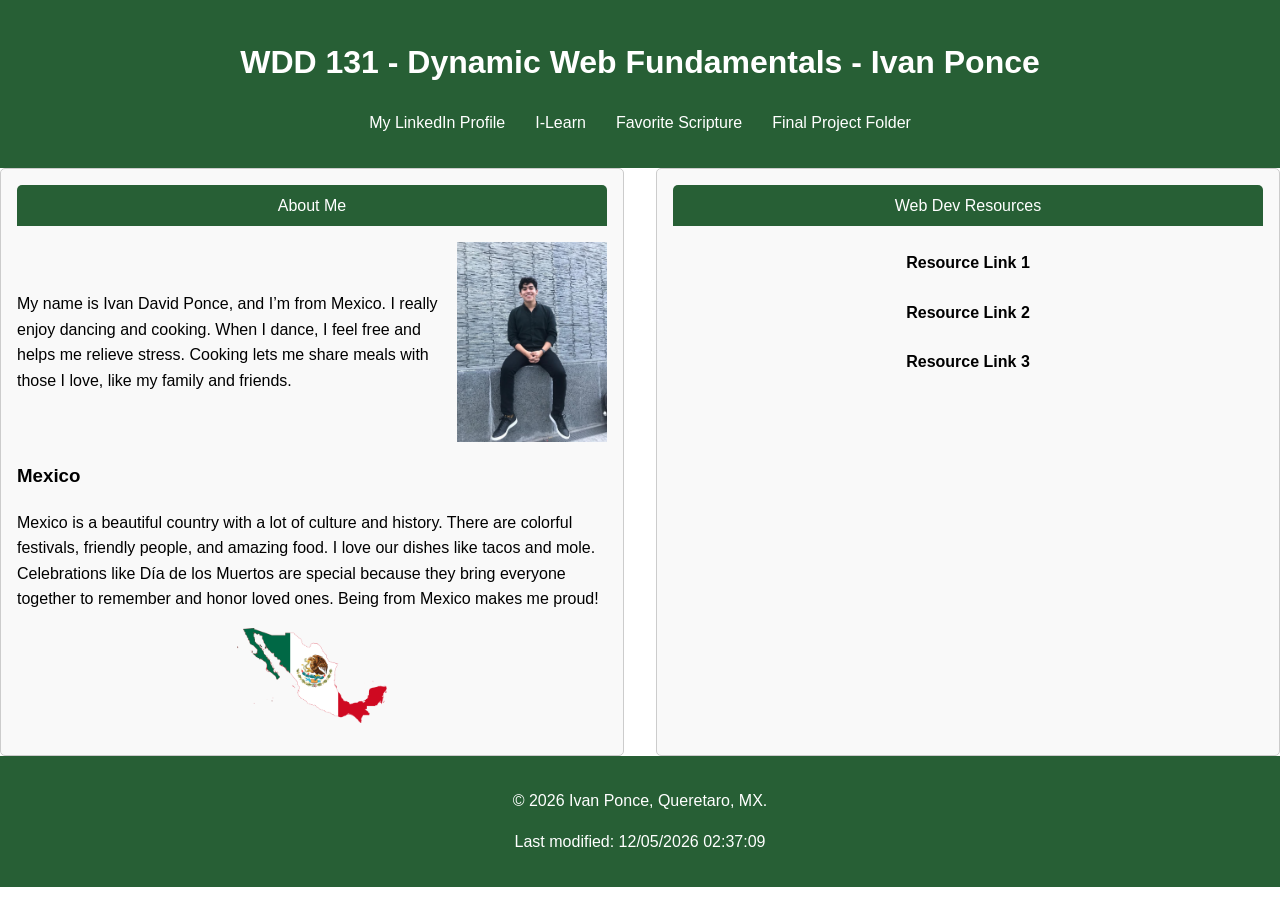
<file: Index.html>
<!DOCTYPE html>
<html lang="en">
<head>
    <meta charset="UTF-8">
    <meta name="viewport" content="width=device-width, initial-scale=1.0">
    <title>WDD 131 - Dynamic Web Fundamentals - Ivan Ponce</title>
    <meta name="description" content="WDD 131 - Dynamic Web Fundamentals, Ivan Ponce">
    <meta name="author" content="Ivan Ponce">
    <link rel="stylesheet" href="styles/base.css">
    <script src="scripts/getdates.js" defer></script>
</head>
<body>

<header>
    <h1>WDD 131 - Dynamic Web Fundamentals - Ivan Ponce</h1>
    <nav>
        <ul>
            <li><a href="https://www.linkedin.com/">My LinkedIn Profile</a></li>
            <li><a href="https://byui.instructure.com/">I-Learn</a></li>
            <li><a href="https://www.churchofjesuschrist.org/study/scriptures/bofm/alma/32?lang=spa&id=p21#p21">Favorite Scripture</a></li>
            <li><a href="#">Final Project Folder</a></li>
        </ul>
    </nav>
</header>

<main>
    <section class="card about-card">
        <div class="banner">About Me</div>
        <div class="about-container">
            <p>My name is Ivan David Ponce, and I’m from Mexico. I really enjoy dancing and cooking. When I dance, I feel free and helps me relieve stress. Cooking lets me share meals with those I love, like my family and friends.</p>
            <img src="images/Ivan.jpg" alt="Myself" class="about-image">
        </div>
        <h3>Mexico</h3> 
        <p>Mexico is a beautiful country with a lot of culture and history. There are colorful festivals, friendly people, and amazing food. I love our dishes like tacos and mole. Celebrations like Día de los Muertos are special because they bring everyone together to remember and honor loved ones. Being from Mexico makes me proud!</p>
        <img src="images/Mexico_Flag.png" alt="My Country" class="country-image">
    </section>

    <section class="card resources-card">
        <div class="banner">Web Dev Resources</div>
        <ul class="resources-list">
            <li><a href="#">Resource Link 1</a></li>
            <li><a href="#">Resource Link 2</a></li>
            <li><a href="#">Resource Link 3</a></li>
        </ul>
    </section>
</main>


<footer>
    <p>
        &copy; <span id="currentyear"></span> Ivan Ponce, Queretaro, MX.
    </p>
    <p id="lastModified"></p>
</footer>

<script>
    // Populate the current year
    document.getElementById("currentyear").textContent = new Date().getFullYear();

    // Populate the last modified date
    document.getElementById("lastModified").textContent = "Last modified: " + document.lastModified;
</script>

</body>
</html>
</file>
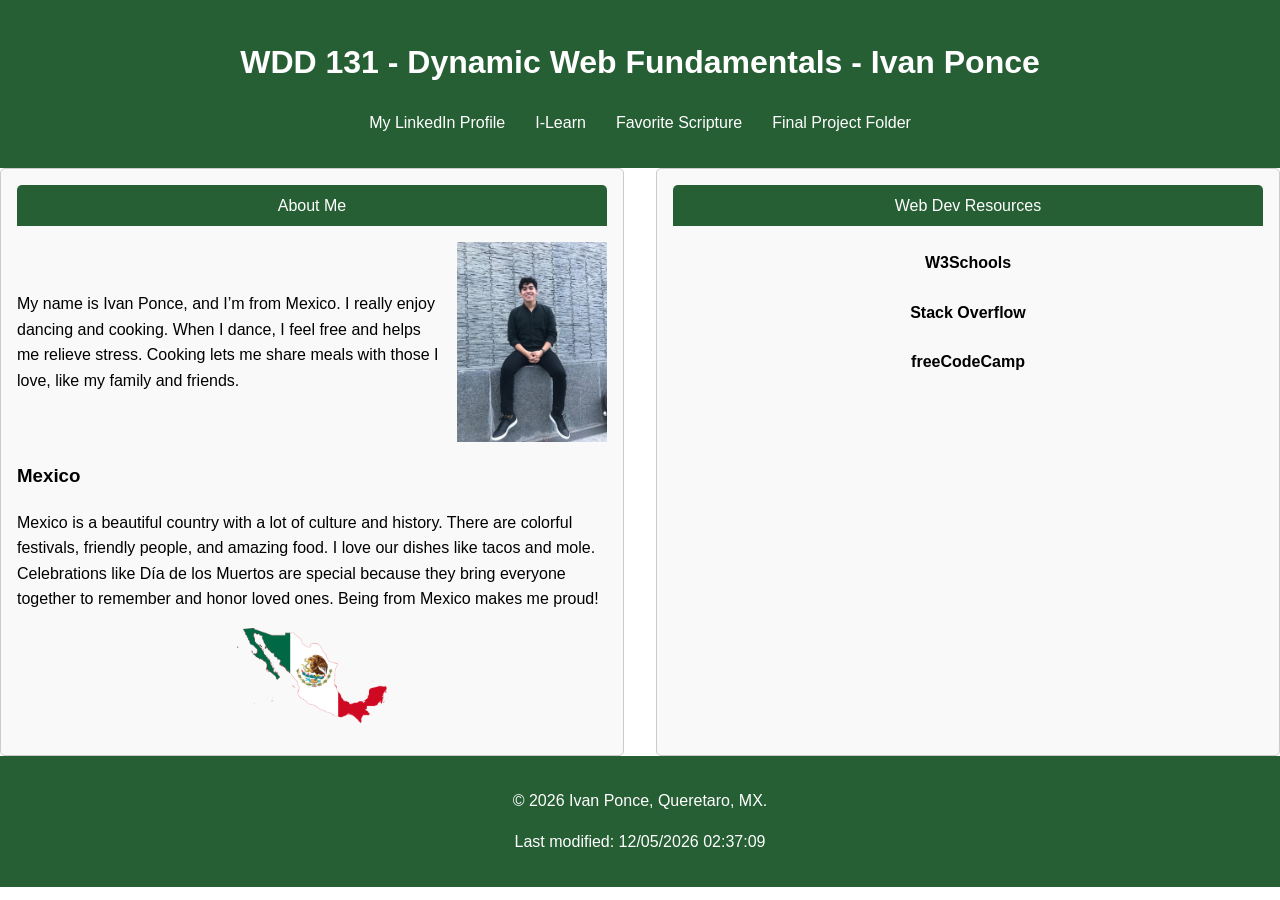
<file: index.html>
<!DOCTYPE html>
<html lang="en">
<head>
    <meta charset="UTF-8">
    <meta name="viewport" content="width=device-width, initial-scale=1.0">
    <title>WDD 131 - Dynamic Web Fundamentals - Ivan Ponce</title>
    <meta name="description" content="WDD 131 - Dynamic Web Fundamentals, Ivan Ponce">
    <meta name="author" content="Ivan Ponce">
    <link rel="stylesheet" href="styles/base.css">
    <script src="scripts/getdates.js" defer></script>
</head>
<body>

<header>
    <h1>WDD 131 - Dynamic Web Fundamentals - Ivan Ponce</h1>
    <nav>
        <ul>
            <li><a href="https://www.linkedin.com/">My LinkedIn Profile</a></li>
            <li><a href="https://byui.instructure.com/">I-Learn</a></li>
            <li><a href="https://www.churchofjesuschrist.org/study/scriptures/bofm/alma/32?lang=spa&id=p21#p21">Favorite Scripture</a></li>
            <li><a href="#">Final Project Folder</a></li>
        </ul>
    </nav>
</header>

<main>
    <section class="card about-card">
        <div class="banner">About Me</div>
        <div class="about-container">
            <p>My name is Ivan Ponce, and I’m from Mexico. I really enjoy dancing and cooking. When I dance, I feel free and helps me relieve stress. Cooking lets me share meals with those I love, like my family and friends.</p>
            <img src="images/Ivan.jpg" alt="Myself" class="about-image">
        </div>
        <h3>Mexico</h3> 
        <p>Mexico is a beautiful country with a lot of culture and history. There are colorful festivals, friendly people, and amazing food. I love our dishes like tacos and mole. Celebrations like Día de los Muertos are special because they bring everyone together to remember and honor loved ones. Being from Mexico makes me proud!</p>
        <img src="images/Mexico_Flag.png" alt="My Country" class="country-image">
    </section>

    <section class="card resources-card">
        <div class="banner">Web Dev Resources</div>
        <ul class="resources-list">
            <li><a href="https://www.w3schools.com/">W3Schools</a></li>
            <li><a href="https://stackoverflow.com/">Stack Overflow</a></li>
            <li><a href="https://www.freecodecamp.org/">freeCodeCamp</a></li>

        </ul>
    </section>
</main>


<footer>
    <p>
        &copy; <span id="currentyear"></span> Ivan Ponce, Queretaro, MX.
    </p>
    <p id="lastModified"></p>
</footer>

<script>
    
    document.getElementById("currentyear").textContent = new Date().getFullYear();

    
    document.getElementById("lastModified").textContent = "Last modified: " + document.lastModified;
</script>

</body>
</html>
</file>
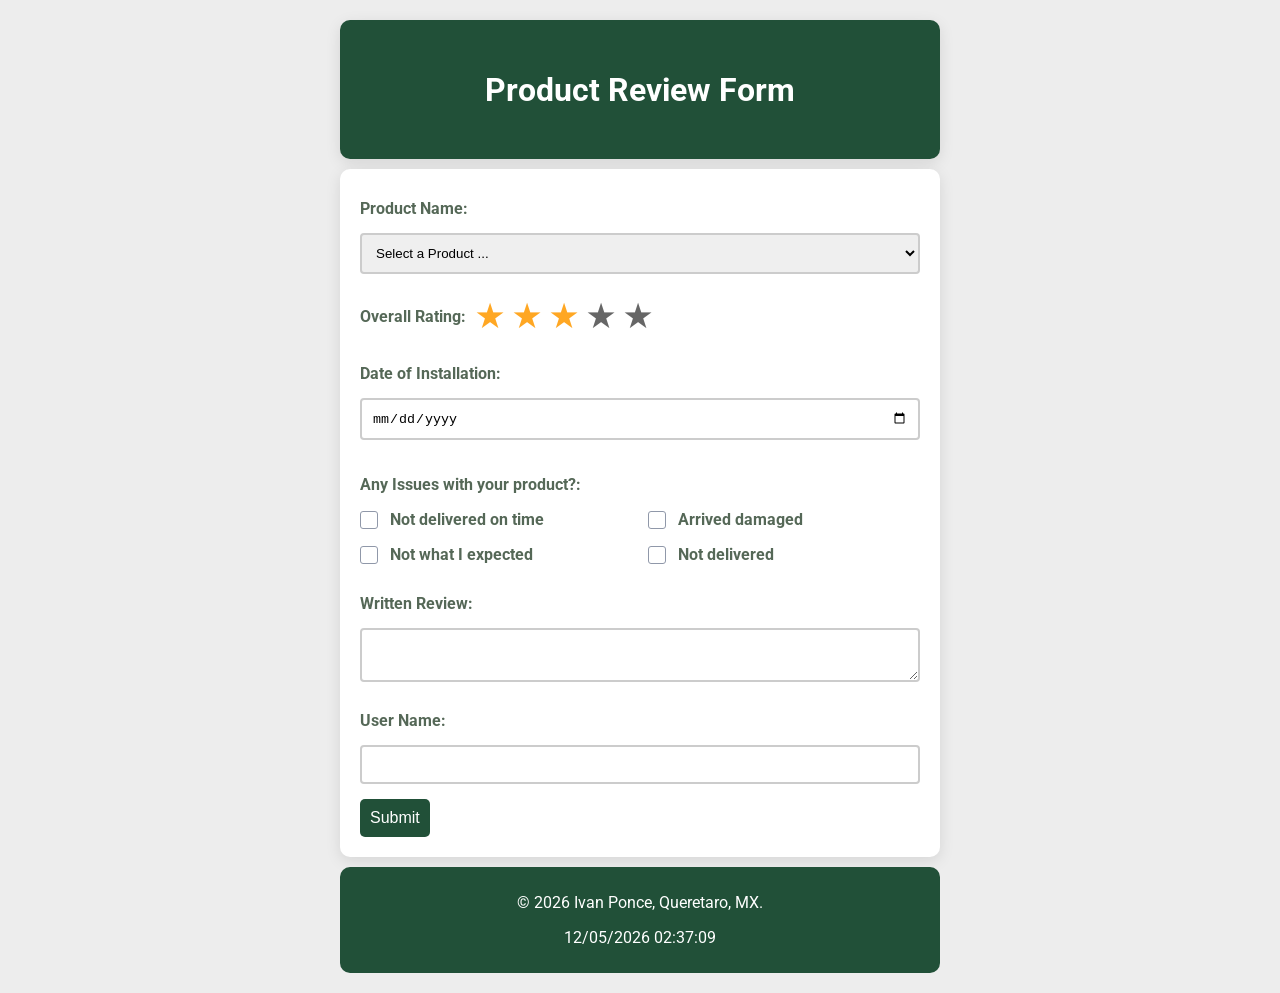
<file: form.html>
<!DOCTYPE html>
<html lang="en">
<head>
    <meta charset="UTF-8">
    <meta name="viewport" content="width=device-width, initial-scale=1.0">
    <meta name="description" content="WDD 131 - Dynamic Web Fundamentals, Product Form">
    <meta name="author" content="Ivan Ponce">
    <link rel="stylesheet" href="styles/form.css">
    <title>Product Review</title>
    <script src="scripts/form.js" defer></script> 
    <link rel="preconnect" href="https://fonts.gstatic.com" crossorigin>
    <link rel="preconnect" href="https://fonts.googleapis.com" crossorigin>
    <link href="https://fonts.googleapis.com/css2?family=Roboto:wght@400;700&display=swap" rel="stylesheet">

</head>
<body>
    <header>
    <h1>Product Review Form</h1>
    </header>
    <form action="review.html" method="get" id="reviewForm">
        <label for="productName">Product Name:</label>
        <select id="productName" name="productName" required>
            <option value="" disabled selected>Select a Product ...</option>
        </select>

        <div class="overall-rating">
        <label>Overall Rating:</label>
        <div class="rating">
            <input value="5" name="rate" id="star5" type="radio">
            <label title="text" for="star5"></label>
            <input value="4" name="rate" id="star4" type="radio">
            <label title="text" for="star4"></label>
            <input value="3" name="rate" id="star3" type="radio" checked="">
            <label title="text" for="star3"></label>
            <input value="2" name="rate" id="star2" type="radio">
            <label title="text" for="star2"></label>
            <input value="1" name="rate" id="star1" type="radio">
            <label title="text" for="star1"></label>
          </div>
        </div>

        <label for="installationDate">Date of Installation:</label>
        <input type="date" id="installationDate" name="installationDate" required>

        <fieldset>
            <label>Any Issues with your product?:</label>
            <div class="checkbox-container">
                <div class="checkbox-wrapper-46">
                    <input type="checkbox" id="cbx-1" class="inp-cbx" />
                    <label for="cbx-1" class="cbx">
                        <span>
                            <svg viewBox="0 0 12 10" height="10px" width="12px">
                                <polyline points="1.5 6 4.5 9 10.5 1"></polyline>
                            </svg>
                        </span>
                        <span>Not delivered on time</span>
                    </label>
                </div>
            
                <div class="checkbox-wrapper-46">
                    <input type="checkbox" id="cbx-2" class="inp-cbx" />
                    <label for="cbx-2" class="cbx">
                        <span>
                            <svg viewBox="0 0 12 10" height="10px" width="12px">
                                <polyline points="1.5 6 4.5 9 10.5 1"></polyline>
                            </svg>
                        </span>
                        <span>Arrived damaged</span>
                    </label>
                </div>
            
                <div class="checkbox-wrapper-46">
                    <input type="checkbox" id="cbx-3" class="inp-cbx" />
                    <label for="cbx-3" class="cbx">
                        <span>
                            <svg viewBox="0 0 12 10" height="10px" width="12px">
                                <polyline points="1.5 6 4.5 9 10.5 1"></polyline>
                            </svg>
                        </span>
                        <span>Not what I expected</span>
                    </label>
                </div>
            
                <div class="checkbox-wrapper-46">
                    <input type="checkbox" id="cbx-4" class="inp-cbx" />
                    <label for="cbx-4" class="cbx">
                        <span>
                            <svg viewBox="0 0 12 10" height="10px" width="12px">
                                <polyline points="1.5 6 4.5 9 10.5 1"></polyline>
                            </svg>
                        </span>
                        <span>Not delivered</span>
                    </label>
                </div>
            </div>
            
        </fieldset>

        <label for="review">Written Review:</label>
        <textarea id="review" name="review"></textarea>

        <label for="userName">User Name:</label>
        <input type="text" id="userName" name="userName">

        <input type="submit" value="Submit">
    </form>

    <footer>
        <p>&copy; <span id="currentyear"></span> Ivan Ponce, Queretaro, MX.</p>
        <p id="lastModified"></p>
    </footer>
    
</body>
</html>
</file>
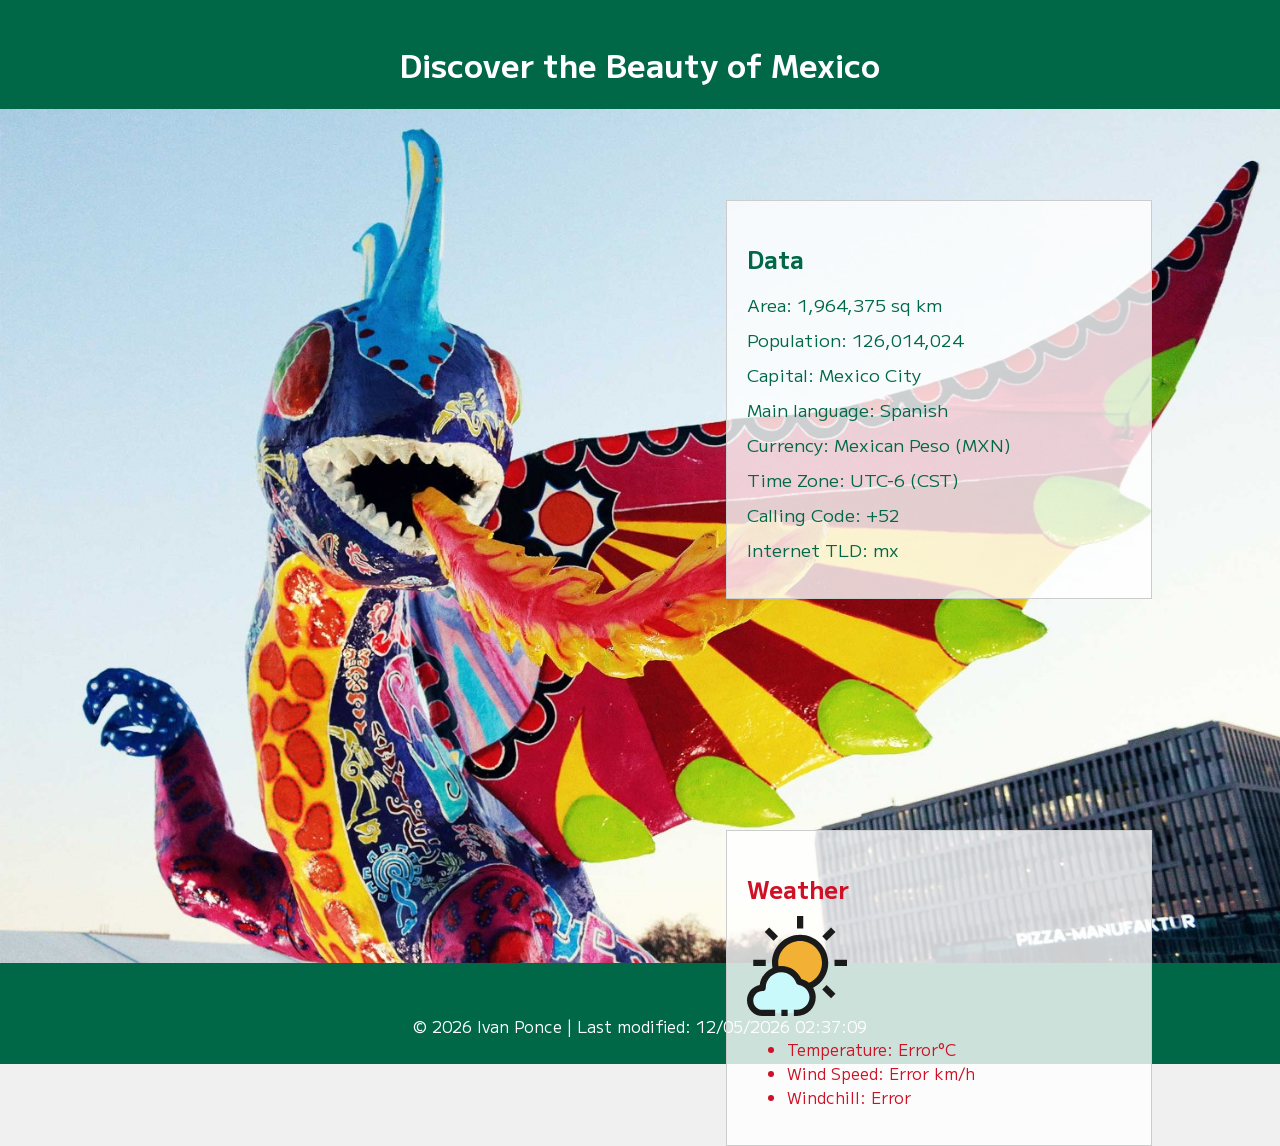
<file: place.html>
<!DOCTYPE html>
<html lang="en">
<head>
    <meta charset="UTF-8">
    <meta name="viewport" content="width=device-width, initial-scale=1.0">
    <title>Discover Mexico</title>
    <meta name="description" content="WDD 131 - Dynamic Web Fundamentals, W3 Activity">
    <meta name="author" content="Ivan Ponce">
    <link rel="stylesheet" href="styles/place.css">
    <script src="scripts/place.js" defer></script>
    <style>
        @import url('https://fonts.googleapis.com/css2?family=M+PLUS+2:wght@100..900&display=swap');
    </style>        
</head>
<body>

    <header>
        <h1>Discover the Beauty of Mexico</h1>
        <picture>
            <source media="(min-width: 768px)" srcset="images/pin-travel-mexico-riviera-maya-cabalgata-large.WebP">
            <source media="(max-width: 767px)" srcset="images/pin-travel-mexico-riviera-maya-cabalgata-medium.WebP">
            <img src="images/pin-travel-mexico-riviera-maya-cabalgata-small.WebP" alt="Alebrije, traditional mexican folklore creature" class="hero">
        </picture>
    </header>

    <main>
    <section class="data">
        <h2>Data</h2>
        <ul>
            <li>Area: <span>1,964,375 sq km</span></li>
            <li>Population: <span>126,014,024</span></li>
            <li>Capital: <span>Mexico City</span></li>
            <li>Main language: <span>Spanish</span></li>
            <li>Currency: <span>Mexican Peso (MXN)</span></li>
            <li>Time Zone: <span>UTC-6 (CST)</span></li>
            <li>Calling Code: <span>+52</span></li>
            <li>Internet TLD: <span>mx</span></li>
        </ul>
    </section>


    <section class="weather">
        <h2>Weather</h2>
        <img src="images/7795628_weather_day_cloud_cloudy_sky_icon.svg" width="100" height="100" alt="Weather Icon" class="weather-icon"> 
        <ul>
            <li>Temperature: <span id="temp">Loading...</span>°C</li>
            <li>Wind Speed: <span id="windSpeed">Loading...</span> km/h</li>
            <li>Windchill: <span id="windChill">Loading...</span></li>
        </ul>
    </section>
    
    </main>
    <footer>
        <p>&copy; <span id="currentYear"></span> Ivan Ponce | Last modified: <span id="lastModified"></span></p>
    </footer>

</body>
</html>
</file>
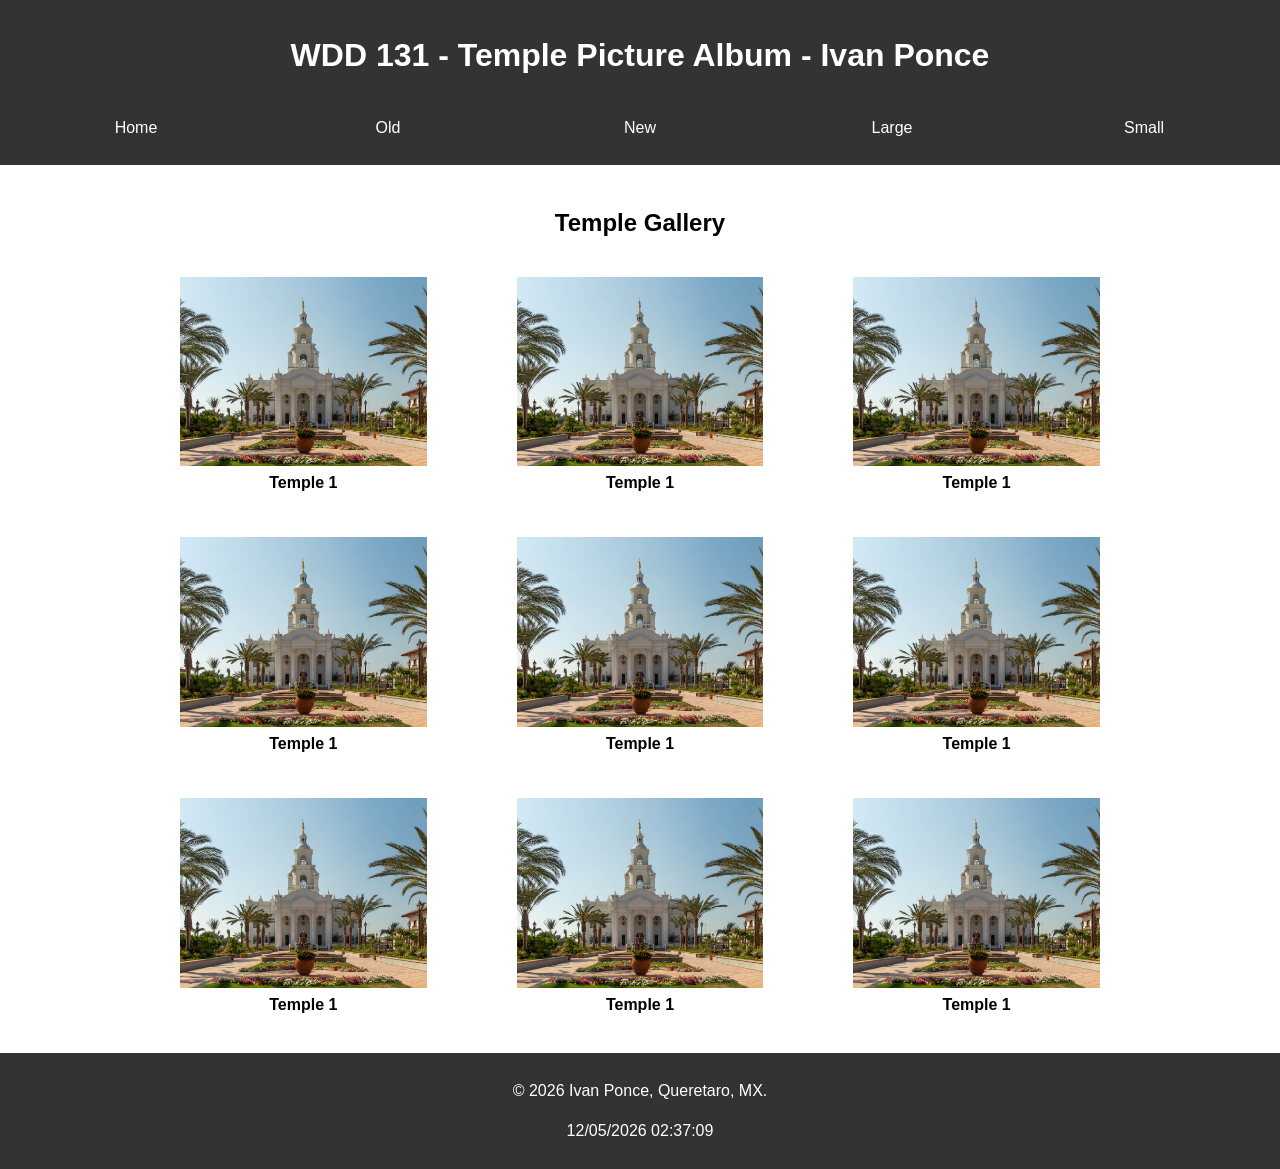
<file: temples.html>
<!DOCTYPE html>
<html lang="en">
<head>
    <meta charset="UTF-8">
    <meta name="viewport" content="width=device-width, initial-scale=1.0">
    <title>WDD 131 - Temple Picture Album - Ivan Ponce</title>
    <meta name="description" content="WDD 131 - W02 Assignment: Picture Album, Ivan Ponce">
    <meta name="author" content="Ivan Ponce">
    <link rel="stylesheet" href="styles/temples.css">
    <link rel="stylesheet" href="styles/temples-large.css" media="(min-width: 768px)">
    <script src="scripts/temples.js" defer></script>

    <link href="https://fonts.googleapis.com/css2?family=Montserrat:ital,wght@0,100..900;1,100..900&display=swap" rel="stylesheet">
</head>
<body>
    <header>
        <h1>WDD 131 - Temple Picture Album - Ivan Ponce</h1>
        <nav>
            <ul>
                <li><a href="#">Home</a></li>
                <li><a href="#">Old</a></li>
                <li><a href="#">New</a></li>
                <li><a href="#">Large</a></li>
                <li><a href="#">Small</a></li>
            </ul>
        </nav>
    </header>

    <main>
        <h2>Temple Gallery</h2>
        <section class="temple-gallery">
            <figure>
                <img src="images/tijuana_temple.jpg" alt="Temple 1">
                <figcaption>Temple 1</figcaption>
            </figure>
            <figure>
                <img src="images/tijuana_temple.jpg" alt="Temple 1">
                <figcaption>Temple 1</figcaption>
            </figure>
            <figure>
                <img src="images/tijuana_temple.jpg" alt="Temple 1">
                <figcaption>Temple 1</figcaption>
            </figure>
            <figure>
                <img src="images/tijuana_temple.jpg" alt="Temple 1">
                <figcaption>Temple 1</figcaption>
            </figure>
            <figure>
                <img src="images/tijuana_temple.jpg" alt="Temple 1">
                <figcaption>Temple 1</figcaption>
            </figure>
            <figure>
                <img src="images/tijuana_temple.jpg" alt="Temple 1">
                <figcaption>Temple 1</figcaption>
            </figure>
            <figure>
                <img src="images/tijuana_temple.jpg" alt="Temple 1">
                <figcaption>Temple 1</figcaption>
            </figure>
            <figure>
                <img src="images/tijuana_temple.jpg" alt="Temple 1">
                <figcaption>Temple 1</figcaption>
            </figure>
            <figure>
                <img src="images/tijuana_temple.jpg" alt="Temple 1">
                <figcaption>Temple 1</figcaption>
            </figure>
        </section>
    </main>

    <footer>
        <p>&copy; <span id="currentyear"></span> Ivan Ponce, Queretaro, MX.</p>
        <p id="lastModified"></p>
    </footer>
</body>
</html>
</file>
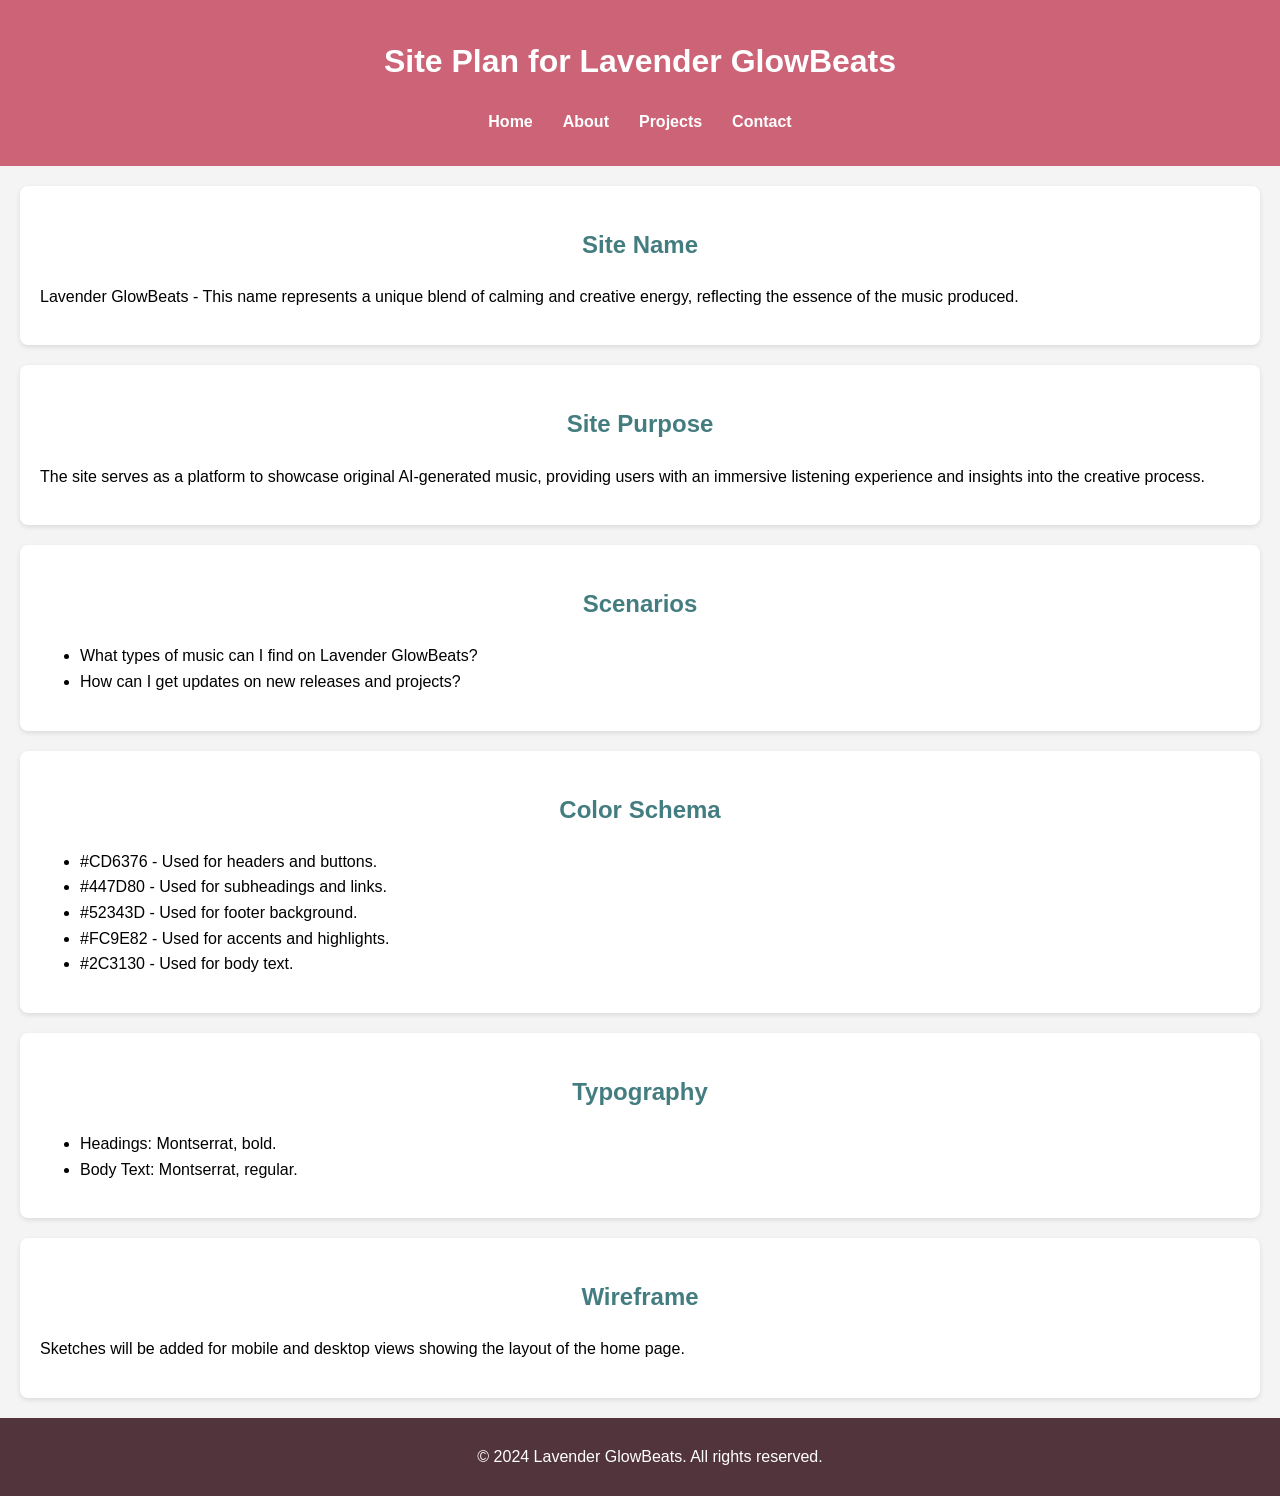
<file: project/siteplan.html>
<!DOCTYPE html>
<html lang="en">
<head>
    <meta charset="UTF-8">
    <meta name="viewport" content="width=device-width, initial-scale=1.0">
    <title>Site Plan</title>
    <link rel="stylesheet" href="siteplan.css"> 
</head>
<body>

<header>
    <h1>Site Plan for Lavender GlowBeats</h1>
    <nav>
        <ul>
            <li><a href="#">Home</a></li>
            <li><a href="#">About</a></li>
            <li><a href="#">Projects</a></li>
            <li><a href="#">Contact</a></li>
        </ul>
    </nav>
</header>

<main>
    <section>
        <h2>Site Name</h2>
        <p>Lavender GlowBeats - This name represents a unique blend of calming and creative energy, reflecting the essence of the music produced.</p>
    </section>
    
    <section>
        <h2>Site Purpose</h2>
        <p>The site serves as a platform to showcase original AI-generated music, providing users with an immersive listening experience and insights into the creative process.</p>
    </section>
    
    <section>
        <h2>Scenarios</h2>
        <ul>
            <li>What types of music can I find on Lavender GlowBeats?</li>
            <li>How can I get updates on new releases and projects?</li>
        </ul>
    </section>
    
    <section>
        <h2>Color Schema</h2>
        <ul>
            <li>#CD6376 - Used for headers and buttons.</li>
            <li>#447D80 - Used for subheadings and links.</li>
            <li>#52343D - Used for footer background.</li>
            <li>#FC9E82 - Used for accents and highlights.</li>
            <li>#2C3130 - Used for body text.</li>
        </ul>
    </section>
    
    <section>
        <h2>Typography</h2>
        <ul>
            <li>Headings: Montserrat, bold.</li>
            <li>Body Text: Montserrat, regular.</li>
        </ul>
    </section>
    
    <section>
        <h2>Wireframe</h2>
        <p>Sketches will be added for mobile and desktop views showing the layout of the home page.</p>
    </section>
</main>

<footer>
    <p>&copy; 2024 Lavender GlowBeats. All rights reserved.</p>
</footer>

</body>
</html>
</file>
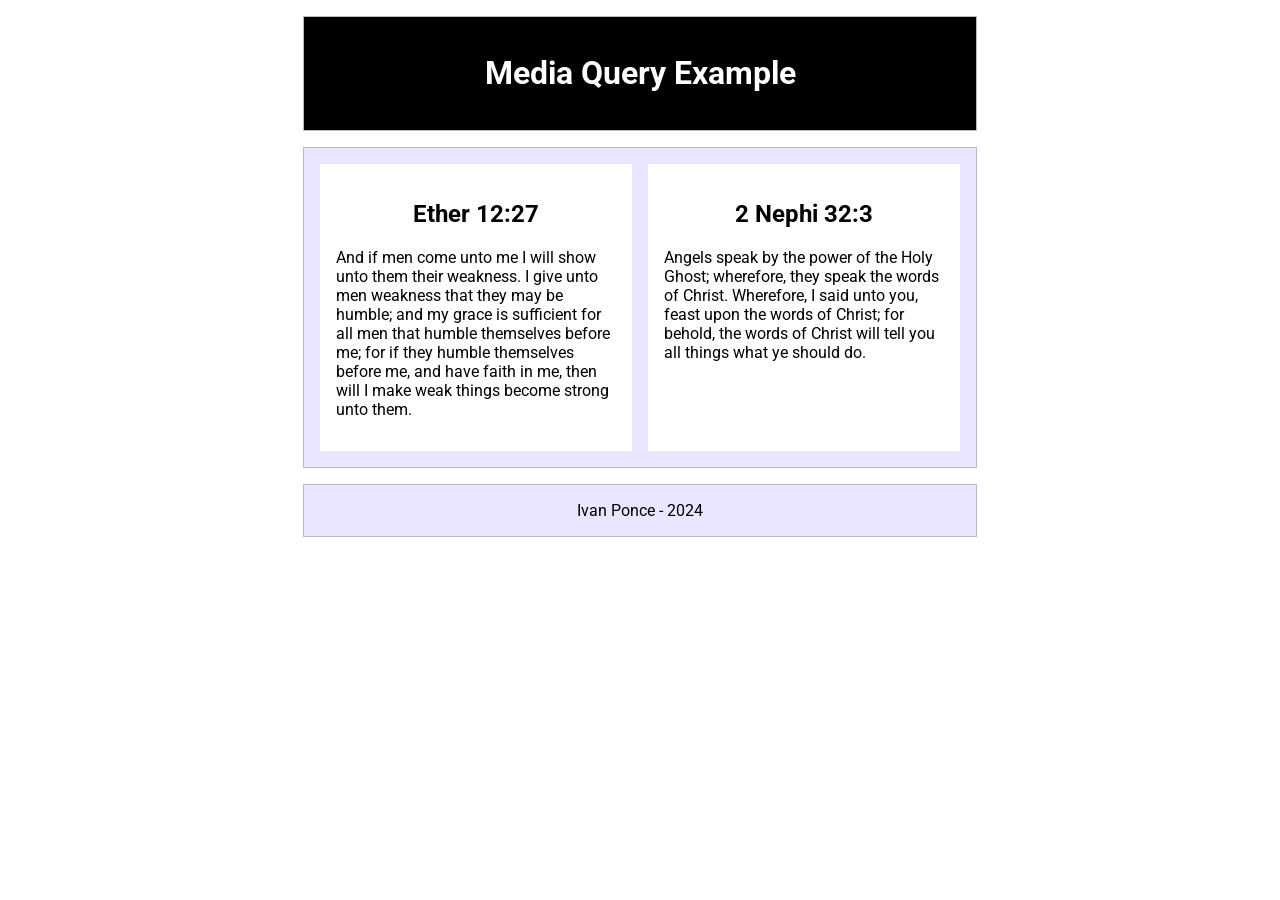
<file: week02/media-query.html>
<!DOCTYPE html>
<html lang="en">
<head>
  <meta charset="utf-8">
  <meta name="viewport" content="width=device-width, initial-scale=1.0">
  <title>WDD 131 - CSS Media Queries - Ivan Ponce</title>
  <meta name="description" content="W2 Assigment - Responsive websites using CSS Media Queries ">
  <meta name="author" content="Ivan Ponce">
  <link rel="preconnect" href="https://fonts.googleapis.com">
  <link rel="preconnect" href="https://fonts.gstatic.com" crossorigin>
  <link href="https://fonts.googleapis.com/css2?family=Roboto&display=swap" rel="stylesheet">
  <link rel="stylesheet" href="styles/media-query.css">
  <link rel="stylesheet" href="styles/media-query-large.css">
</head>
<body>
  <header>
    <h1>Media Query Example</h1>
  </header>

  <main>
    <section>
      <h2>Ether 12:27</h2>
      <p>And if men come unto me I will show unto them their weakness. I give unto men weakness that they may be humble; and my grace is sufficient for all men that humble themselves before me; for if they humble themselves before me, and have faith in me, then will I make weak things become strong unto them.</p>
    </section>
    <section>
      <h2>2 Nephi 32:3</h2>
      <p>Angels speak by the power of the Holy Ghost; wherefore, they speak the words of Christ. Wherefore, I said unto you, feast upon the words of Christ; for behold, the words of Christ will tell you all things what ye should do.</p>
    </section>
  </main>

  <footer>
    Ivan Ponce - 2024
  </footer>
</body>
</html>
</file>
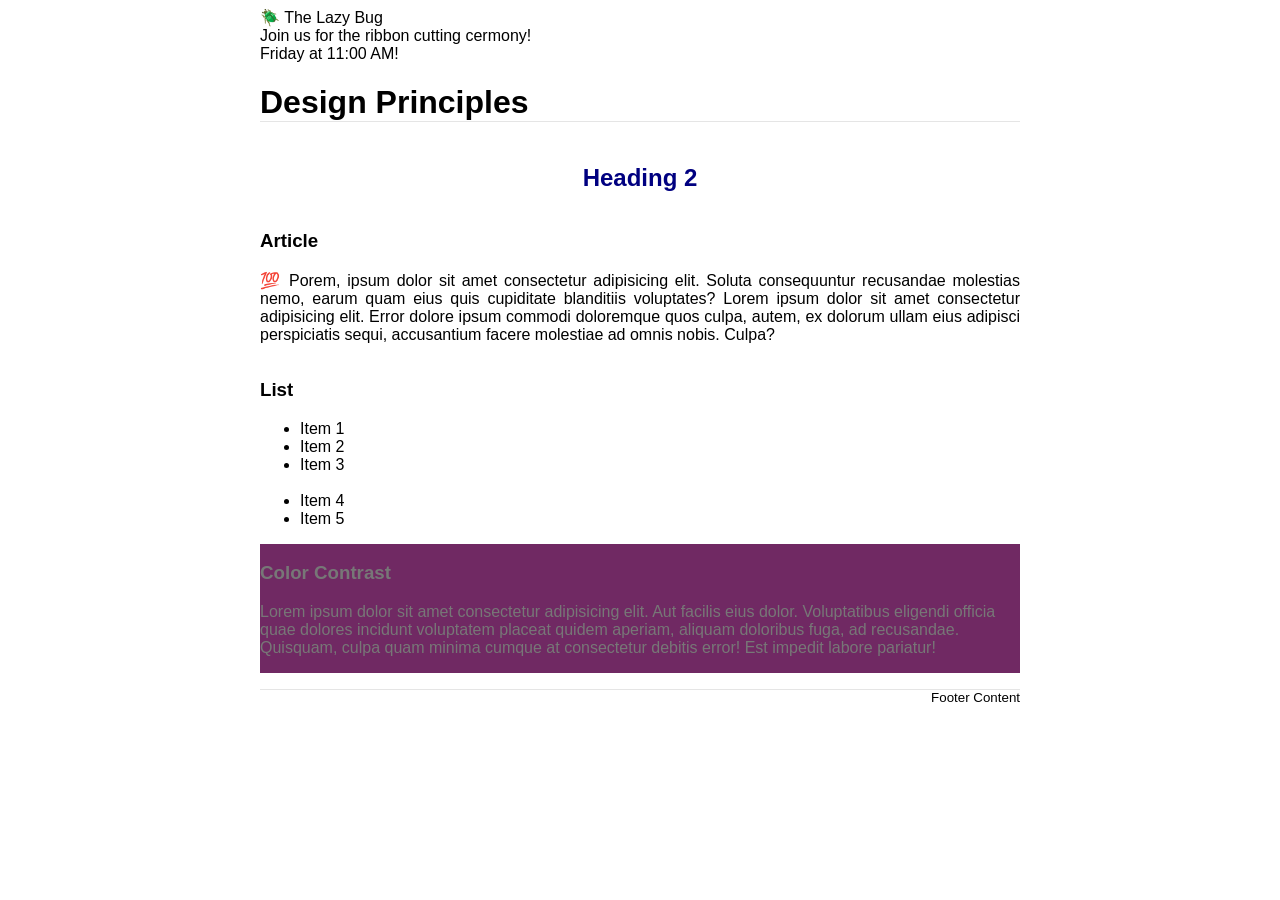
<file: week03/design.html>
<!DOCTYPE html>
<html lang="en">
<head>
    <meta charset="UTF-8">
    <meta name="viewport" content="width=device-width, initial-scale=1.0">
    <title>Design Principles</title>
    <link rel="stylesheet" href="design.css">
</head>
<body>
<header>
	<div class="banner">🪲 The Lazy Bug<br>Join us for the ribbon cutting cermony!<br>Friday at 11:00 AM!
	</div>
    <h1>Design Principles</h1>
</header>
<main>
	<h2>Heading 2</h2>
	<section>
		<h3>Article</h3>
		<article>
			<p>💯 Porem, ipsum dolor sit amet consectetur adipisicing elit. Soluta consequuntur recusandae molestias nemo, earum quam eius quis cupiditate blanditiis voluptates? Lorem ipsum dolor sit amet consectetur adipisicing elit. Error dolore ipsum commodi doloremque quos culpa, autem, ex dolorum ullam eius adipisci perspiciatis sequi, accusantium facere molestiae ad omnis nobis. Culpa?</p>
		</article>
	</section>
	<section>
		<h3>List</h3>
		<ul>
			<li>Item 1</li>
			<li>Item 2</li>
			<li>Item 3<br><br></li>
			<li>Item 4</li>
			<li>Item 5</li>
		</ul>
	</section>
	<div class="callout">
		<h3>Color Contrast</h3>
		<p>Lorem ipsum dolor sit amet consectetur adipisicing elit. Aut facilis eius dolor. Voluptatibus eligendi officia quae dolores incidunt voluptatem placeat quidem aperiam, aliquam doloribus fuga, ad recusandae. Quisquam, culpa quam minima cumque at consectetur debitis error! Est impedit labore pariatur!</p>
	</div>
</main>
<footer>
	Footer Content
</footer>
</body>
</html>
</file>
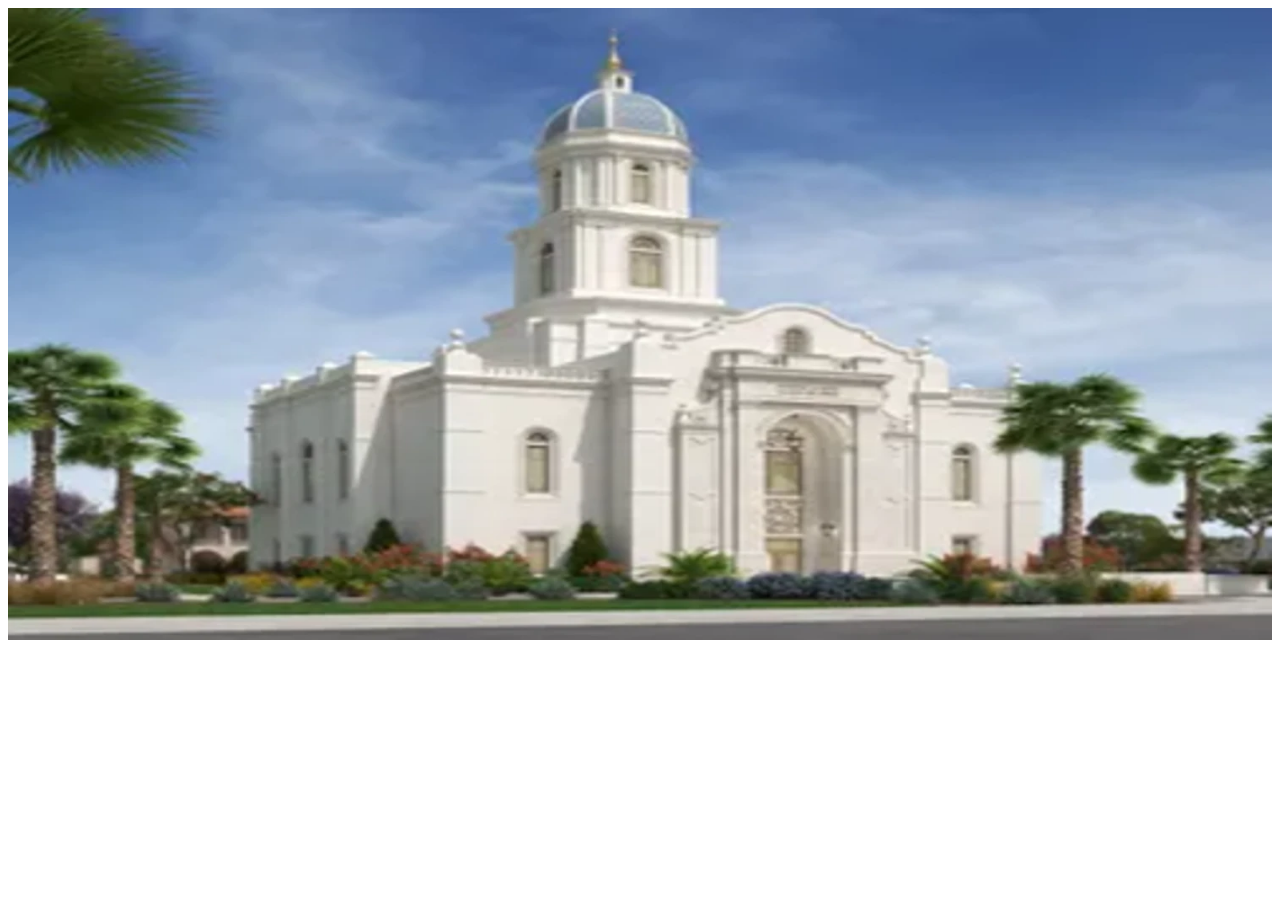
<file: week03/responsive-images.html>
<!DOCTYPE html>
<html lang="en">
<head>
    <meta charset="UTF-8">
    <meta name="viewport" content="width=device-width, initial-scale=1.0">
    <title>Responsive Images</title>
    <link rel="stylesheet" href="responsive-images.css">
</head>
<body>
    <main>
        <div class="hero">
            <picture>
              <source srcset="hero-large.webp" media="(min-width: 1000px)">
              <source srcset="hero-medium.webp" media="(min-width: 500px)">
              <img src="hero-small.webp" alt="Mexico Queretaro temple" width="500" height="250">
            </picture>
          </div>
    </main>
</body>
</html>
</file>
<file: styles/base.css>
body {
    font-family: 'Arial', sans-serif;
    margin: 0;
    padding: 0;
    line-height: 1.6;
}

header {
    background: #275f35;
    color: #fff;
    padding: 1rem 0;
    text-align: center;
}

nav ul {
    display: flex;
    justify-content: center;
    list-style: none;
    padding: 0;
}

nav ul li {
    margin: 0 15px;
}

nav ul li a {
    color: white;
    text-decoration: none;
}

nav ul li a:hover {
    text-decoration: none; 
    color: #000000; 
    font-weight: bold; 
    padding: 0.5rem 1rem; 
    border-radius: 5px; 
    background-color: transparent; 
    display: inline-block; 
    color: white; 
    background-color: #a9d6b4; 
    transform: scale(1.1); 
}

main {
    display: flex; 
    justify-content: space-between; 
    flex-wrap: wrap; 
    gap: 1rem; 
}

.card {
    background-color: #f9f9f9; 
    border: 1px solid #ccc; 
    border-radius: 5px; 
    padding: 1rem; 
    width: calc(50% - 1rem); 
    box-sizing: border-box; 
}

.banner {
    background-color: #275f35; 
    color: white; 
    padding: 0.5rem; 
    text-align: center; 
    border-radius: 5px 5px 0 0; 
    margin-bottom: 1rem; 
}

.about-container {
    display: flex; 
    align-items: center; 
}

.about-image {
    width: 150px; 
    height: auto; 
    margin-left: 1rem; 
}

.country-image {
    width: 150px; 
    height: auto;
    display: block; 
    margin: 1rem auto; 
}

.resources-list {
    list-style-type: none; 
    padding: 0; 
    display: flex; 
    flex-direction: column; 
    gap: 0.5rem; 
    align-items: center; 
}

.resources-list li {
    transition: transform 0.3s, color 0.3s; 
}

.resources-list a {
    text-decoration: none; 
    color: #000000; 
    font-weight: bold; 
    padding: 0.5rem 1rem; 
    border-radius: 5px; 
    background-color: transparent; 
    display: inline-block; 
}


.resources-list a:hover {
    color: white; 
    background-color: #275f35; 
    transform: scale(1.1);
}

footer {
    text-align: center;
    padding: 1rem 0;
    background: #275f35;
    color: white;
}
</file>
<file: styles/form.css>
* {
    box-sizing: border-box; 
}

body {
    font-family: 'Roboto', sans-serif; 
    margin: 0;
    padding: 20px;
    background-color: #ededed; 
}

header {
    border-radius: 10px;
    margin: 10px;
    background-color: #215038;
    color: white;
    padding: 30px;
    text-align: center;
    max-width: 600px; 
    box-shadow: 0 4px 15px rgba(0, 0, 0, 0.1); 
    margin: auto;
    margin-bottom: 10px; 
}

h1 {
    color: #ffffff;
    text-align: center;
    margin-bottom: 20px;
}

form {
    background: #ffffff; 
    padding: 20px;
    border-radius: 10px; 
    box-shadow: 0 4px 15px rgba(0, 0, 0, 0.1); 
    max-width: 600px; 
    margin: auto; 
    margin-bottom: 10px;
}

label {
    display: block;
    margin: 10px 0 15px;
    font-weight: bold; 
    color: #556857; 
}

textarea {
    max-width: 100%; 
    resize: vertical; 
    overflow: auto; 
    padding: 10px; 
}

input[type="text"],
input[type="date"],
textarea,
select {
    width: 100%;
    padding: 10px; 
    margin-bottom: 15px; 
    border: 2px solid #ccc; 
    border-radius: 4px; 
    transition: border-color 0.3s; 
}

input[type="text"]:focus,
input[type="date"]:focus,
textarea:focus,
select:focus {
    border-color: #215038; 
    outline: none; 
}

input[type="radio"],
input[type="checkbox"] {
    margin-right: 5px;
}

.overall-rating {
    display: flex; 
    align-items: center; 
    margin-bottom: 15px; 

}

.rating > input {
    display: none; 
}

.rating > label {
    font-size: 30px; 
    color: #666; 
    cursor: pointer; 
    margin-left: 10px; 
}

.rating:not(:checked) > input {
    position: absolute;
    appearance: none;
}

.rating:not(:checked) > label {
    float: right;
    cursor: pointer;
    font-size: 30px;
    color: #666;
}

.rating:not(:checked) > label:before {
    content: '★';
}

.rating > input:checked + label:hover,
.rating > input:checked + label:hover ~ label,
.rating > input:checked ~ label:hover,
.rating > input:checked ~ label:hover ~ label,
.rating > label:hover ~ input:checked ~ label {
    color: #e58e09;
}

.rating:not(:checked) > label:hover,
.rating:not(:checked) > label:hover ~ label {
    color: #ff9e0b;
}

.rating > input:checked ~ label {
    color: #ffa723;
}

input[type="submit"] {
    background-color: #215038;
    color: white;
    border: none;
    padding: 10px;
    cursor: pointer;
    border-radius: 5px;
    font-size: 16px; 
    transition: background-color 0.3s;
}

input[type="submit"]:hover {
    background-color: #011d0f; 
}

fieldset {
    border: none; 
    margin: 10px 0; 
    padding: 0; 
}

legend {
    font-weight: bold; 
    margin-bottom: 10px; 
}

.checkbox-wrapper-46 input[type="checkbox"] {
    display: none;
    visibility: hidden;
}

.checkbox-wrapper-46 .cbx {
    margin: auto;
    -webkit-user-select: none;
    user-select: none;
    cursor: pointer;
}

.checkbox-wrapper-46 .cbx span {
    display: inline-block;
    vertical-align: middle;
    transform: translate3d(0, 0, 0);
}

.checkbox-wrapper-46 .cbx span:first-child {
    position: relative;
    width: 18px;
    height: 18px;
    border-radius: 3px;
    transform: scale(1);
    vertical-align: middle;
    border: 1px solid #9098a9;
    transition: all 0.2s ease;
}

.checkbox-wrapper-46 .cbx span:first-child svg {
    position: absolute;
    top: 3px;
    left: 2px;
    fill: none;
    stroke: #ffffff;
    stroke-width: 2;
    stroke-linecap: round;
    stroke-linejoin: round;
    stroke-dasharray: 16px;
    stroke-dashoffset: 16px;
    transition: all 0.3s ease;
    transition-delay: 0.1s;
    transform: translate3d(0, 0, 0);
}

.checkbox-wrapper-46 .cbx span:first-child:before {
    content: "";
    width: 100%;
    height: 100%;
    background: #104610;
    display: block;
    transform: scale(0);
    opacity: 1;
    border-radius: 50%;
}

.checkbox-wrapper-46 .cbx span:last-child {
    padding-left: 8px;
}

.checkbox-wrapper-46 .cbx:hover span:first-child {
    border-color: #215038;
}

.checkbox-wrapper-46 .inp-cbx:checked + .cbx span:first-child {
    background: #215038;
    border-color: #215038;
    animation: wave-46 0.4s ease;
}

.checkbox-wrapper-46 .inp-cbx:checked + .cbx span:first-child svg {
    stroke-dashoffset: 0;
}

.checkbox-wrapper-46 .inp-cbx:checked + .cbx span:first-child:before {
    transform: scale(3.5);
    opacity: 0;
    transition: all 0.6s ease;
}

.checkbox-container {
    display: flex;
    flex-wrap: wrap; 
    gap: 15px; 
    margin-bottom: 20px; 
}

.checkbox-wrapper-46 {
    flex: 1 1 calc(50% - 15px); 
    min-width: 200px; 
}

footer {
    border-radius: 10px;
    margin: 10px;
    background-color: #215038;
    color: #fff;
    text-align: center;
    padding: 10px;
    position: relative;
    max-width: 600px; 
    margin: auto; 
}

@keyframes wave-46 {
    50% {
        transform: scale(0.9);
    }
}

@media (max-width: 600px) {
    body {
        padding: 10px; 
    }

    form {
        padding: 15px; 
    }
}
</file>
<file: styles/place.css>
:root {
    --primary-color: #006847; 
    --secondary-color: #CE1126; 
}

.m-plus-2-<uniquifier> {
    font-family: "M PLUS 2", sans-serif;
    font-optical-sizing: auto;
    font-weight: <weight>;
    font-style: normal;
  }

body {
    font-family: "M PLUS 2", sans-serif;
    color: var(--primary-color);
    background-color: #F0F0F0;
    margin: 0;
    padding: 0;
}

header {
    text-align: center;
    background-color: var(--primary-color);
    color: white;
    padding: 20px 0;
}

.hero {
    position: relative;
    width: 100%;
    height: auto;
}

.hero-image {
    width: 100%;
    height: auto;
}

.data, .weather {
    text-align: justify;
    padding: 20px;
    background-color: #fff;
    margin: 20px 0;
    border: 1px solid #ccc;
}

.data h2, .weather h2 {
    margin-bottom: 10px;
}

.data ul {
    list-style: none;
    padding: 0;
}

.data li {
    margin: 10px 0;
    font-size: 1.1rem;
}

.weather {
    color: var(--secondary-color);
}

footer {
    text-align: center;
    padding: 10px;
    background-color: var(--primary-color);
    color: white;
}

@media (max-width: 767px) {
    .data, .weather {
        width: 90%;
        margin: 20px auto;
        position: static; 
    }
}

@media (min-width: 768px) {
    .hero {
        position: relative; 
    }

    .data, .weather {
        position: absolute; 
        width: 30%;
        padding: 20px;
        background-color: rgba(255, 255, 255, 0.8); 
        border: 1px solid #ccc;
        z-index: 2; 
        text-align: justify;
    }

    .data {
        top: 20%;
        right: 10%; 
    }

    .weather {
        top: 90%;
        right: 10%; 
    }
}
</file>
<file: styles/temples.css>
/* General Styles */
body {
    font-family: 'Monserrat', sans-serif;
    margin: 0;
    padding: 0;
    box-sizing: border-box;
    line-height: 1.5;
}

/* Header */
header {
    background-color: #333;
    color: white;
    padding: 10px;
    text-align: center;
}

nav ul {
    display: none; /* Hide nav initially for mobile */
    flex-direction: column;
    list-style: none;
    padding: 0;
    margin: 0;
    width: 100%;
}

nav ul.visible {
    display: flex; /* Show the menu when visible */
}

nav ul li {
    width: 100%; /* Make sure list items take full width */
}

nav ul li a {
    color: white;
    text-decoration: none;
    padding: 15px 0;
    display: block;
    text-align: center;
    background-color: #333;
    transition: background-color 0.3s ease;
}

nav ul li a:hover {
    background-color: #555;
}

/* Hamburger Menu Button */
button {
    display: block;
    background: none;
    color: white;
    border: none;
    font-size: 30px;
    cursor: pointer;
    margin: 10px;
    position:relative;
}

@media (min-width: 768px) {
    nav ul {
        display: flex;
        flex-direction: row;
    }

    button {
        display: none;
    }
}

/* Main Section */
main {
    max-width: 600px;
    margin: 0 auto;
    padding: 20px;
}

h2 {
    text-align: center;
}

.temple-gallery {
    display: grid;
    grid-template-columns: 1fr;
    gap: 10px;
}

figure {
    display: flex;
    flex-direction: column;
    align-items: center;
}

figure img {
    max-width: 100%;
    height: auto;
}

figcaption {
    margin-top: 5px;
    font-weight: bold;
}

/* Footer */
footer {
    background-color: #333;
    color: #fff;
    text-align: center;
    padding: 10px;
    position: relative;
}
</file>
<file: styles/temples-large.css>
/* Larger Screen Styles */
main {
    max-width: 1000px;
}

.temple-gallery {
    grid-template-columns: repeat(3, 1fr);
}

nav ul {
    justify-content: space-between;
}

/* You can add more custom large-screen styling here */
</file>
<file: project/siteplan.css>
/* General Styles */
body {
    font-family: 'Montserrat', sans-serif;
    margin: 0;
    padding: 0;
    box-sizing: border-box;
    line-height: 1.6;
    background-color: #F4F4F4; /* Light background for contrast */
}

header {
    background-color: #CD6376; /* Main color for header */
    color: white;
    padding: 15px;
    text-align: center;
}

nav ul {
    list-style: none;
    padding: 0;
    display: flex;
    justify-content: center;
}

nav ul li {
    margin: 0 15px;
}

nav ul li a {
    color: white;
    text-decoration: none;
    font-weight: bold;
}

h2 {
    color: #447D80; /* Secondary color for headings */
    text-align: center;
}

section {
    margin: 20px;
    padding: 20px;
    background-color: white; /* White background for content areas */
    border-radius: 8px;
    box-shadow: 0 2px 5px rgba(0, 0, 0, 0.1);
}

footer {
    background-color: #52343D; /* Dark color for footer */
    color: white;
    text-align: center;
    padding: 10px;
    position: relative;
    bottom: 0;
    width: 100%;
}

/* Responsive Design */
@media (max-width: 600px) {
    nav ul {
        flex-direction: column;
    }
    nav ul li {
        margin: 10px 0;
    }
}
</file>
<file: week02/styles/media-query.css>
body {
    font-family: 'Roboto', sans-serif;
  }
  header, main, footer {
    max-width: 640px;
    margin: 1rem auto;
    border: 1px solid #bbb;
    padding: 1rem;
    background-color: #e9e6ff; 
  }
  main {
    display: grid;
    grid-template-columns: 1fr; 
    grid-gap: 1rem; 
  }
  section {
    padding: 1rem;
    background-color: #fff; 
  }
  h1, h2, footer{
    text-align: center;
  }
</file>
<file: week02/styles/media-query-large.css>
@media screen and (min-width: 500px) {
    header {
      background-color: #000; 
      color: #fff; 
    }
    main {
      grid-template-columns: 1fr 1fr;
    }
  }
</file>
<file: week03/design.css>
body {
	font-family: Roboto, helvetica, sans-serif;
}

header,
main,
footer {
	max-width: 760px;
	margin: 0 auto;
}

marquee {
	padding: 1rem;
	background-color: #eee;
}

h1 {
	border-bottom: 1px solid rgba(0, 0, 0, 0.1);
}

main {
	display: grid;
}

h2 {
	color: navy;
	text-align: center;
}

article p {
	text-align: justify;
}

.callout {
	color: #777;
	background-color: #702963;
}

footer {
	margin-top: 1rem;
	border-top: 1px solid rgba(0, 0, 0, 0.1);
	font-size: smaller;
	text-align: right;
}
</file>
<file: week03/responsive-images.css>
.hero img {
    width: 100%;
    height: 100%;
    object-fit: cover;
  }
</file>
